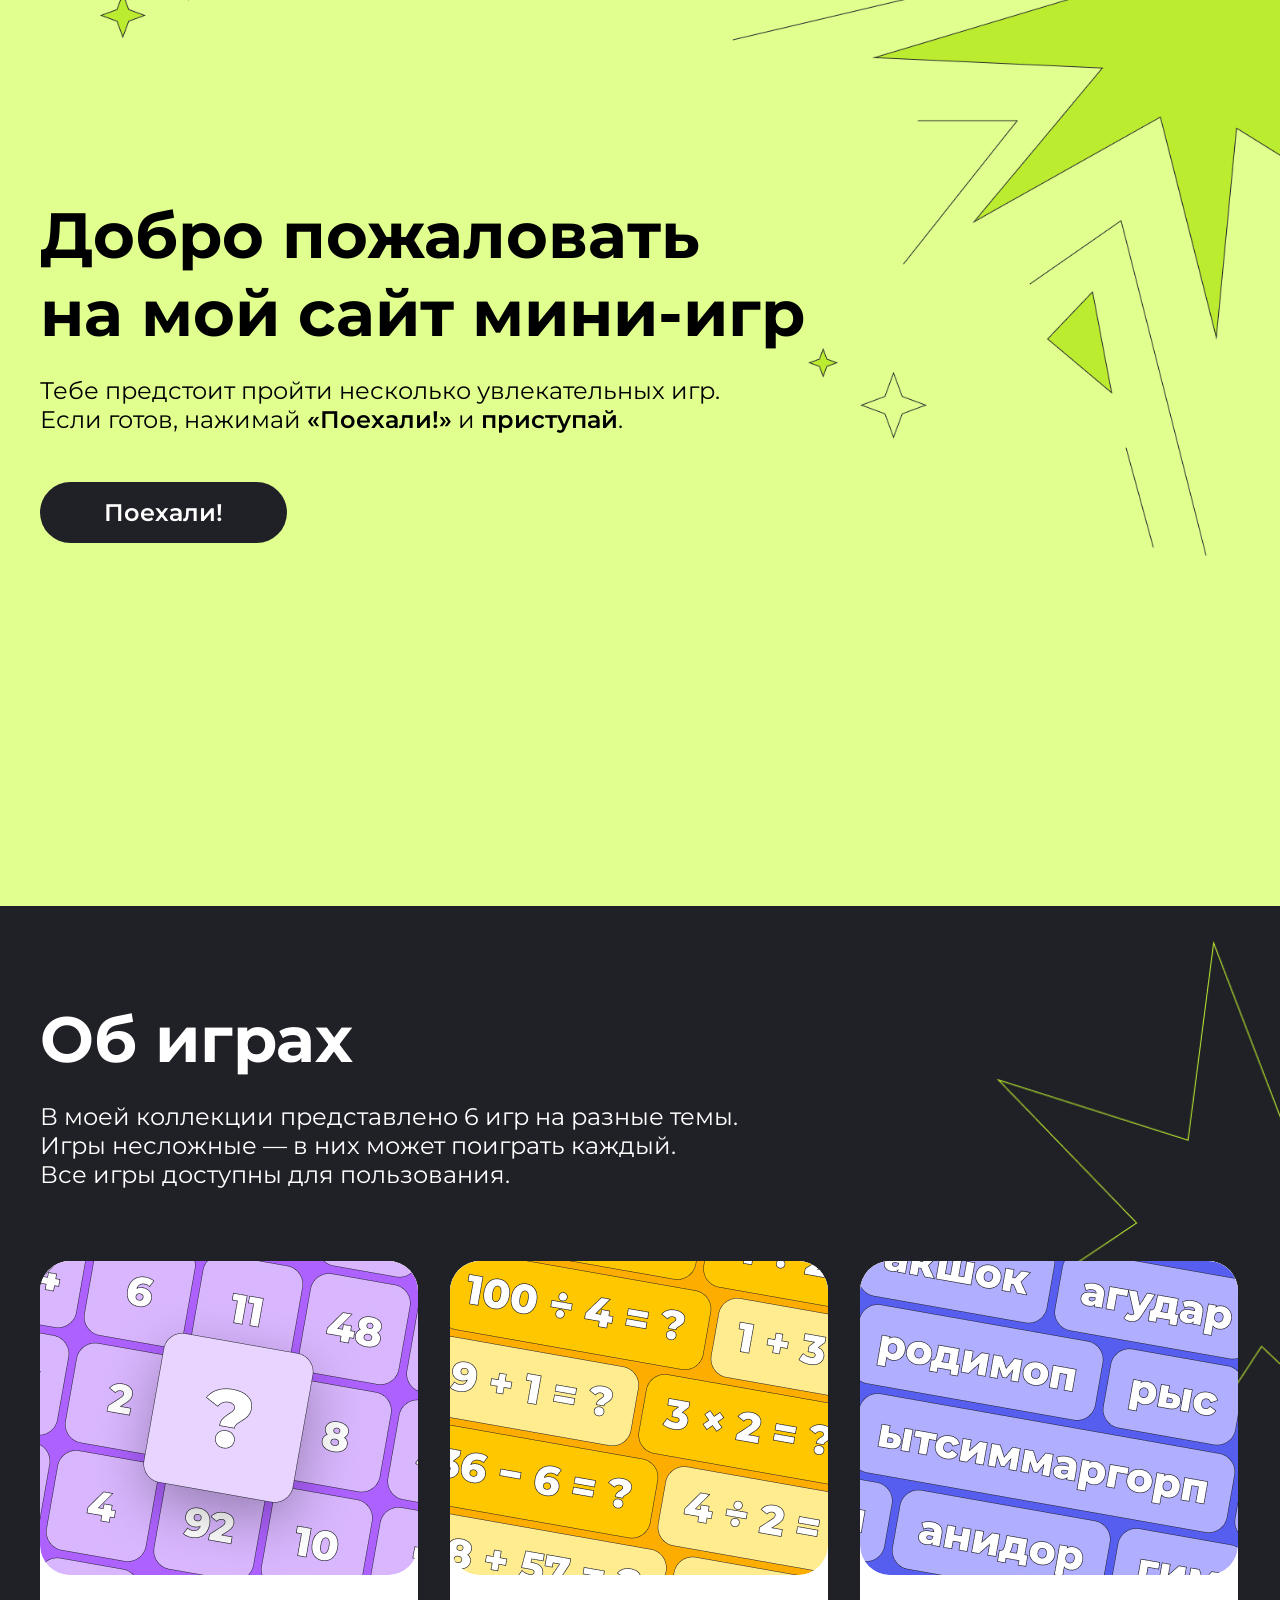
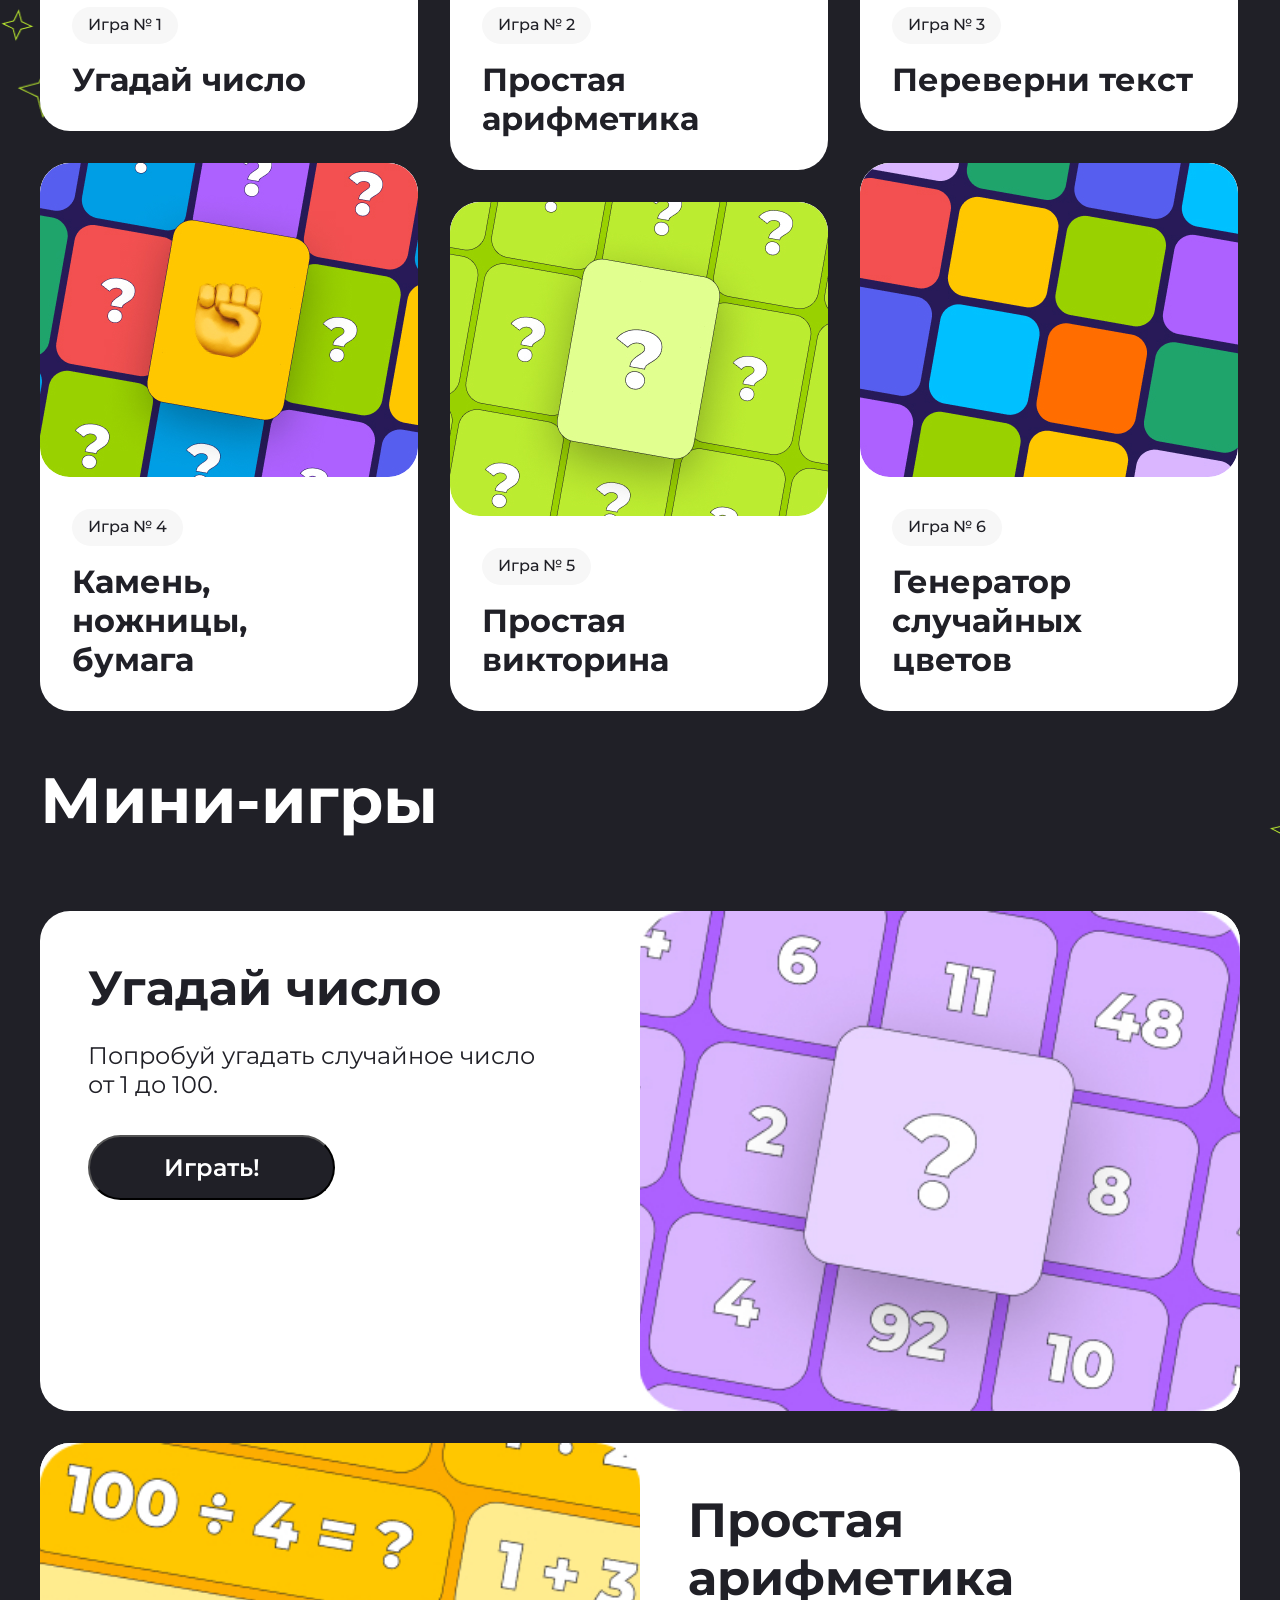
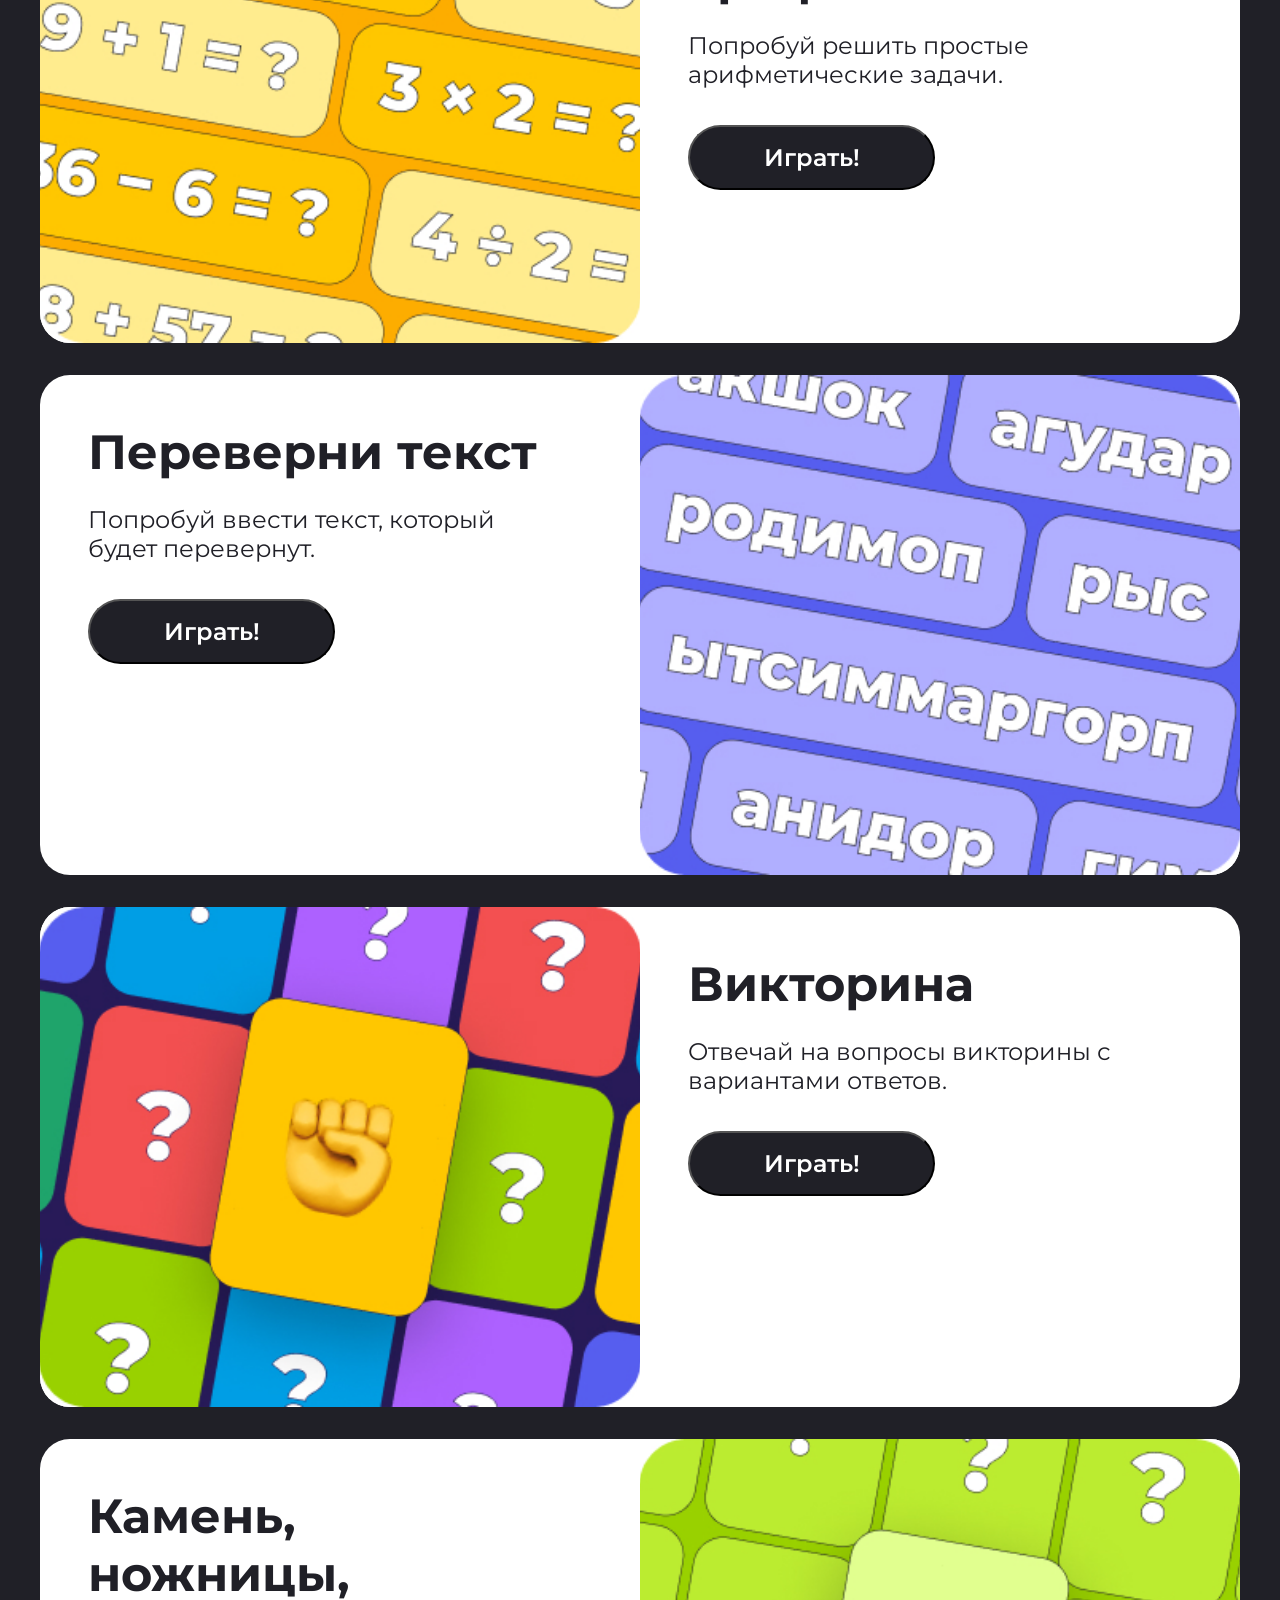
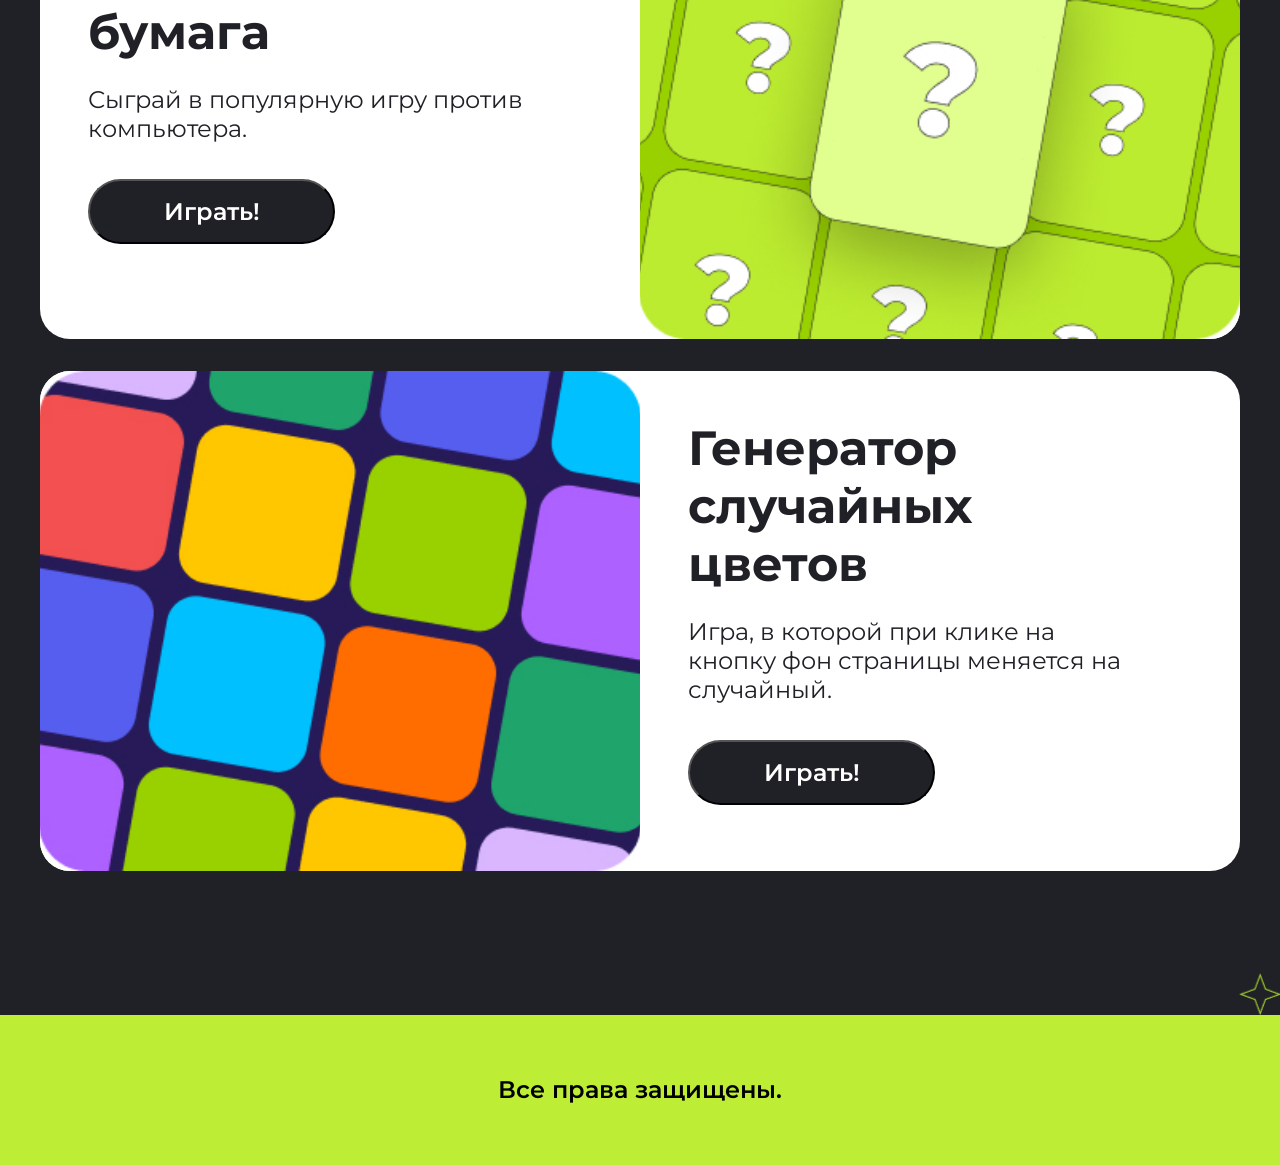
<file: index.html>
<!DOCTYPE html>
<html lang="en">
<head>
    <meta charset="UTF-8">
    <meta name="viewport" content="width=device-width, initial-scale=1.0">
    <title>Document</title>
    <link rel="preconnect" href="https://fonts.googleapis.com">
    <link rel="preconnect" href="https://fonts.gstatic.com" crossorigin>
    <link href="https://fonts.googleapis.com/css2?family=Montserrat:ital,wght@0,100..900;1,100..900&family=Poppins:wght@600&display=swap" rel="stylesheet">     
    <link rel="stylesheet" href="style.css">
</head>
<body>
    <div class="top center">
        <section class="top__content">
            <div>
                <h1 class="title">Добро пожаловать</h1>
                <h1 class="title">на мой сайт мини-игр</h1>
            </div>
            <div>
                <p class="tagline">Тебе предстоит пройти несколько увлекательных игр.</p>
                <p class="tagline">Если готов, нажимай 
                <strong>«Поехали!»</strong> и <strong>приступай</strong>.</p>
            </div>
        </section>
        <a class="button button-up" href="#about-part">Поехали!</a>
    </div>
    <div class="content">
        <div class="about center" id="about-part">
            <section class="about__top">
                <h1 class="title title-white">Об играх</h1>
                <p class="tagline about__tagline">В моей коллекции представлено 6 игр на разные темы. <br> Игры несложные — в них может поиграть каждый. <br> Все игры доступны для пользования.</p>
            </section>
            
            <div class="container">
                <div class="container__item">
                    <div class="item">
                        <a href="#guess">
                            <img class="item__image" src="images/about1.jpg" alt="обложка карточки">
                            <div class="item__text">
                                <p class="item__number">Игра № 1</p>
                                <h2 class="item__name">Угадай число</h2>
                            </div>
                        </a>    
                    </div>
                    <div class="item">
                        <a href="#rock">
                            <img class="item__image" src="images/about4.jpg" alt="обложка карточки">
                            <div class="item__text">
                            <div class="item__number">Игра № 4</div>
                            <h2 class="item__name">Камень, <br> ножницы, <br> бумага</h2>
                            </div>
                        </a>
                    </div>
    
                </div>
                <div class="container__item">
                    <div class="item">
                        <a href="#math">
                            <img class="item__image" src="images/about2.jpg" alt="обложка карточки">
                            <div class="item__text">
                            <div class="item__number">Игра № 2</div>
                            <h2 class="item__name">Простая <br> арифметика</h2>
                            </div>
                        </a>
                    </div>
                    <div class="item">
                        <a href="#quiz">
                            <img class="item__image" src="images/about5.jpg" alt="обложка карточки">
                            <div class="item__text">
                            <div class="item__number">Игра № 5</div>
                            <h2 class="item__name">Простая <br> викторина</h2>
                            </div>
                        </a>
                    </div>
                </div>
                <div class="container__item">
                    <div class="item">
                        <a href="#turn">
                            <img class="item__image" src="images/about3.jpg" alt="обложка карточки">
                            <div class="item__text">
                            <div class="item__number">Игра № 3</div>
                            <h2 class="item__name">Переверни текст</h2>
                            </div>
                        </a>
                    </div>
                    <div class="item">
                        <a href="#random">
                            <img class="item__image" src="images/about6.jpg" alt="обложка карточки">
                            <div class="item__text">
                            <div class="item__number">Игра № 6</div>
                            <h2 class="item__name">Генератор <br> случайных <br> цветов</h2>
                            </div>
                        </a>
                    </div>
                </div>
            </div>
            
            <div class="container-mob">
                <h1 class="title title-white">Мини-игры</h1>
                    <div class="item">
                        <a href="#">
                            <img class="item__image" src="images/about1.jpg" alt="обложка карточки">
                            <div class="item__text">
                                <p class="item__number">Игра № 1</p>
                                <h2 class="item__name">Угадай число</h2>
                                <p class="item__description">Попробуй угадать случайное число от 1 до 100.</p> 
                                <button class="button button-mob" onclick="gameGuess()">Играть!</button>                           
                            </div>
                        </a>    
                    </div>
                    <div class="item">
                        <a href="#">
                            <img class="item__image" src="images/about2.jpg" alt="обложка карточки">
                            <div class="item__text">
                                <div class="item__number">Игра № 2</div>
                                <h2 class="item__name">Простая <br> арифметика</h2>
                                <p class="item__description">Попробуй решить простые арифметические задачи.</p>
                                <button class="button button-mob" onclick="arithmetic()">Играть!</button>
                            </div>
                        </a>
                    </div>
                    <div class="item">
                        <a href="#">
                            <img class="item__image" src="images/about3.jpg" alt="обложка карточки">
                            <div class="item__text">
                                <div class="item__number">Игра № 3</div>
                                <h2 class="item__name">Переверни текст</h2>
                                <p class="item__description">Попробуй ввести текст, который будет перевернут.</p>
                                <button class="button button-mob" onclick="turnTextOver()">Играть!</button>
                            </div>
                        </a>
                    </div>
                    <div class="item">
                        <a href="#">
                            <img class="item__image" src="images/about5.jpg" alt="обложка карточки">
                            <div class="item__text">
                                <div class="item__number">Игра № 5</div>
                                <h2 class="item__name">Викторина</h2>
                                <p class="item__description">Отвечай на вопросы викторины с вариантами ответов.</p>
                                <button class="button button-mob" onclick="quizGame()">Играть!</button>
                            </div>
                        </a>
                    </div>
                    <div class="item">
                        <a href="#">
                            <img class="item__image" src="images/about4.jpg" alt="обложка карточки">
                            <div class="item__text">
                                <div class="item__number">Игра № 4</div>
                                <h2 class="item__name">Камень, <br> ножницы, <br> бумага</h2>
                                <p class="item__description">Сыграй в популярную игру против компьютера.</p>
                                <button class="button button-mob" onclick="rockPaperScissors()">Играть!</button>
                            </div>
                        </a>
                    </div>
                    <div class="item">
                        <a href="#">
                            <img class="item__image" src="images/about6.jpg" alt="обложка карточки">
                            <div class="item__text">
                                <div class="item__number">Игра № 6</div>
                                <h2 class="item__name">Генератор <br> случайных <br> цветов</h2>
                                <p class="item__description">Игра, в которой при клике на кнопку фон страницы меняется на случайный.</p>
                                <button class="button button-mob" href="#a">Играть!</button>
                            </div>
                        </a>
                    </div>
            </div>
        </div>
        <div class="games-container center">
            <h1 class="title title-white">Мини-игры</h1>
            <div class="games">
                <div class="item games__item" id="guess">
                        <img class="games__image" src="images/about1.jpg" alt="обложка карточки">
                        <div class="games__text ">
                            <h2 class="games__name">Угадай число</h2>
                            <p class="games__description">Попробуй угадать случайное число от 1 до 100.</p> 
                            <button class="button" onclick="gameGuess()">Играть!</button>                           
                        </div>
                </div> 
                <div class="item games__item" id="math">
                        <img class="games__image" src="images/about2.jpg" alt="обложка карточки">
                        <div class="games__text ">
                            <h2 class="games__name">Простая арифметика</h2>
                            <p class="games__description">Попробуй решить простые арифметические задачи.</p> 
                            <button class="button" onclick="arithmetic()">Играть!</button>                           
                        </div>
                </div> 
                <div class="item games__item" id="turn">
                        <img class="games__image" src="images/about3.jpg" alt="обложка карточки">
                        <div class="games__text ">
                            <h2 class="games__name">Переверни текст</h2>
                            <p class="games__description">Попробуй ввести текст, который будет перевернут.</p> 
                            <button class="button" onclick="turnTextOver()">Играть!</button>                           
                        </div>
                </div> 
                <div class="item games__item" id="quiz">
                        <img class="games__image" src="images/about4.jpg" alt="обложка карточки">
                        <div class="games__text ">
                            <h2 class="games__name">Викторина</h2>
                            <p class="games__description">Отвечай на вопросы викторины с вариантами ответов.</p> 
                            <button class="button" onclick="quizGame()">Играть!</button>                           
                        </div>
                </div> 
                <div class="item games__item" id="rock">
                        <img class="games__image" src="images/about5.jpg" alt="обложка карточки">
                        <div class="games__text ">
                            <h2 class="games__name">Камень, ножницы, бумага</h2>
                            <p class="games__description">Сыграй в популярную игру против компьютера.</p> 
                            <button class="button" onclick="rockPaperScissors()">Играть!</button>                           
                        </div>
                </div> 
                <div class="item games__item" id="random">
                        <img class="games__image" src="images/about6.jpg" alt="обложка карточки">
                        <div class="games__text ">
                            <h2 class="games__name">Генератор случайных цветов</h2>
                            <p class="games__description">Игра, в которой при клике на кнопку фон страницы меняется на случайный.</p> 
                            <button class="button" href="#">Играть!</button>                           
                        </div>
                </div>  
                
                
            </div>
        </div>
    </div>
    <footer class="footer center">
        <p class="footer__text">
            Все права защищены.
        </p>
    </footer>


    <script src="./hw-8.js"></script>
</body>
</html>
</file>
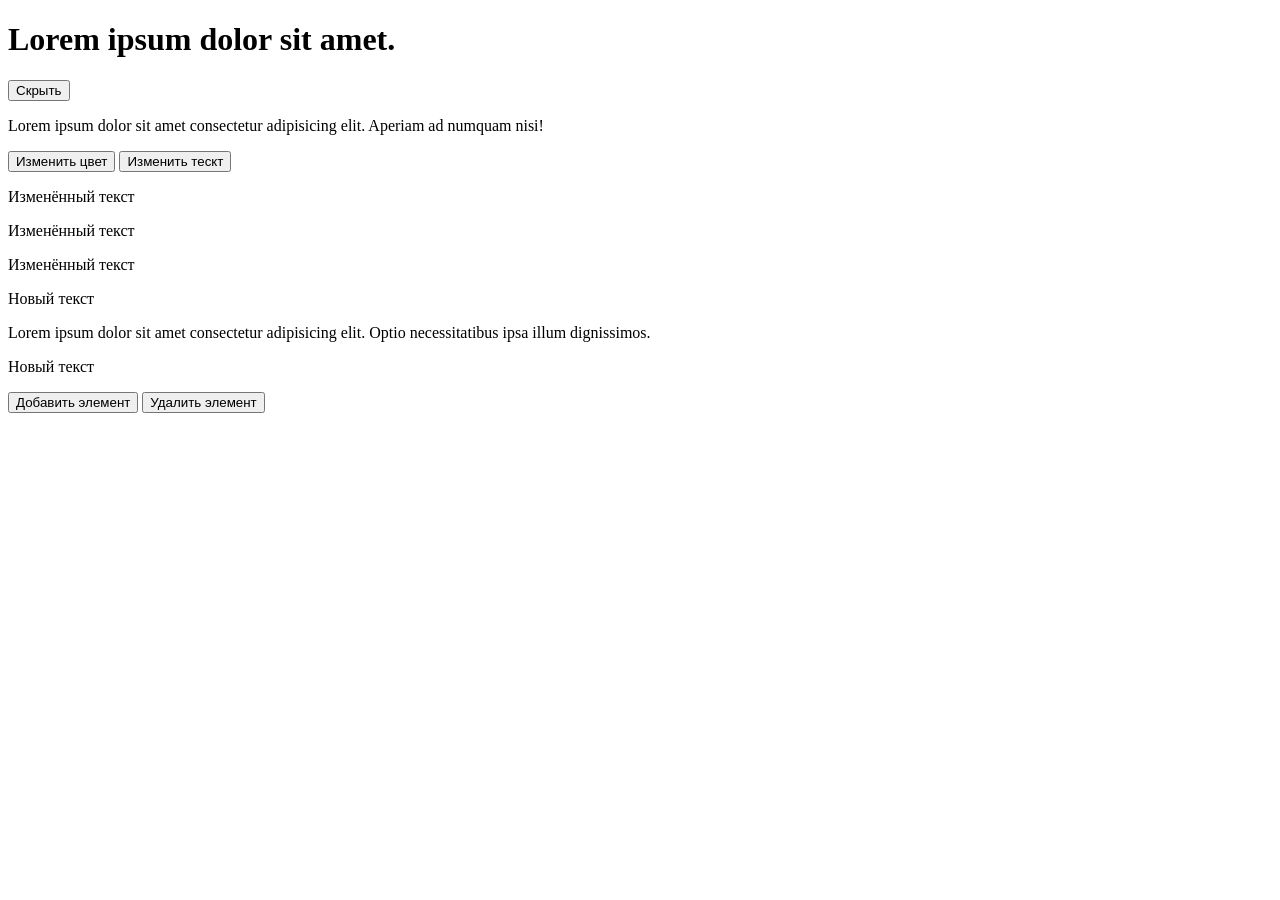
<file: hw9.html>
<!DOCTYPE html>
<html lang="en">
<head>
    <meta charset="UTF-8">
    <meta name="viewport" content="width=device-width, initial-scale=1.0">
    <title>Document</title>
    <style>
        .releave {
            display: none;
        } 
    </style>
</head>
<body>
    <h1 id="title">Lorem ipsum dolor sit amet.</h1>
    <button id="releave-btn">Скрыть</button>
    <p class="text">Lorem ipsum dolor sit amet consectetur adipisicing elit. Aperiam ad numquam nisi!</p>
    <button id="change-color">Изменить цвет</button>
    <button class="change-text">Изменить тескт</button>
    <p class="description">Lorem ipsum dolor sit amet.</p>
    <p class="description">Lorem ipsum dolor sit amet consectetur adipisicing elit. Optio necessitatibus ipsa illum dignissimos.</p>
    <p class="description">Lorem, ipsum.</p>
    <p class="description2">Lorem ipsum dolor sit amet.</p>
    <p>Lorem ipsum dolor sit amet consectetur adipisicing elit. Optio necessitatibus ipsa illum dignissimos.</p>
    <p class="description2">Lorem, ipsum.</p>
    <button class="create">Добавить элемент</button>
    <button class="delete">Удалить элемент</button>

<script>
    const titleEl = document.getElementById('title');
    const textEl = document.querySelector('.text');
    const releaveBtn = document.querySelector('#releave-btn');
    const changeColor = document.querySelector('#change-color');
    const changeText = document.querySelector('.change-text');
    const descriptionEl = document.querySelectorAll('.description');
    const descriptionEl2 = document.querySelectorAll('.description2');
    
    const createEl = document.querySelector('.create');
    const deleteEl = document.querySelector('.delete');




    // задание 1
    releaveBtn.addEventListener('click', function (e) {
        titleEl.classList.toggle('releave');
    });

    // задание 2
    changeColor.addEventListener('click', function (e) {
        textEl.style.color = 'blue';
    });

    // задание 3
    changeText.addEventListener('click', function (e) {
        titleEl.textContent = 'Привет, мир!'
    });

    
    // задание4
    descriptionEl.forEach(element => {
        element.textContent = 'Изменённый текст'
    });

    // задание 5
    descriptionEl2.forEach(element => {
        element.textContent = 'Новый текст'
    });

    // задание 6
    createEl.addEventListener('click', function (e) {
        const paragrahp = document.createElement('p');
        paragrahp.textContent = 'Новый абзац';
        document.body.append(paragrahp);

    });

    // задание 7

    deleteEl.addEventListener('click', function (e) {
        document.querySelector('.description').remove();
        
    });
   
    

    
</script>
</body>
</html>
</file>
<file: style.css>
* {
  margin: 0;
  padding: 0;
  font-family: montserrat;
}

.center {
  padding-left: calc(50% - 600px);
  padding-right: calc(50% - 600px);
}

a {
  text-decoration: none;
  color: inherit;
}

button {
  font-style: inherit;
  font: inherit;
}

.top {
  height: 710px;
  background-color: #E1FF8F;
  background-image: url(images/stars1.png);
  background-repeat: no-repeat;
  background-position: 100px -350px;
  background-size: cover;
  padding-top: 196px;
  display: flex;
  flex-direction: column;
  gap: 48px;
}
.top__content {
  display: flex;
  flex-direction: column;
  gap: 24px;
}

.title {
  font-size: 64px;
  font-weight: 700;
}
.title-white {
  color: #FFFFFF;
  padding-bottom: 24px;
}

.tagline {
  font-size: 24px;
  font-weight: 400;
}
.tagline strong {
  font-weight: 600;
}

.button {
  width: 247px;
  text-align: center;
  padding-top: 16px;
  padding-bottom: 16px;
  font-size: 24px;
  font-weight: 600;
  color: #FFFFFF;
  background-color: #202027;
  border-radius: 60px;
  box-sizing: border-box;
}
.button:hover {
  border: 1px solid #000000;
  background-color: #FFFFFF;
  color: #000000;
}
.button-mob {
  display: none;
}

.content {
  background-color: #202027;
  background-image: url(images/stars2.png);
  background-repeat: no-repeat;
  background-size: cover;
}

.about {
  padding-top: 94px;
  padding-bottom: 50px;
  display: flex;
  flex-wrap: wrap;
}
.about__tagline {
  color: #FFFFFF;
}

.container {
  margin-top: 72px;
  display: flex;
  flex-wrap: wrap;
  gap: 32px;
}
.container__item {
  display: flex;
  flex-direction: column;
  gap: 32px;
}
.container-mob {
  display: none;
}

.item {
  background-color: #FFFFFF;
  color: #202027;
  border-radius: 30px;
  height: -moz-fit-content;
  height: fit-content;
  max-width: 378px;
  transition: transform 1s;
}
.item:hover {
  transform: scale(1.1);
}
.item__image {
  display: block;
  -o-object-fit: cover;
     object-fit: cover;
  border-radius: 30px;
  width: 100%;
}
.item__text {
  display: flex;
  flex-direction: column;
  gap: 16px;
  align-items: start;
  padding: 32px;
}
.item__number {
  font-size: 16px;
  font-weight: 500;
  background-color: #F7F7F7;
  border-radius: 52px;
  padding-right: 16px;
  padding-left: 16px;
  padding-top: 8px;
  padding-bottom: 10px;
  width: -moz-fit-content;
  width: fit-content;
}
.item__name {
  font-size: 32px;
  font-weight: 700;
}

.games {
  display: flex;
  flex-direction: column;
  gap: 32px;
  padding-top: 48px;
}
.games-container {
  padding-bottom: 144px;
}
.games__item {
  display: flex;
  justify-content: flex-start;
  max-width: 100%;
  height: 500px;
}
.games__item:nth-child(odd) {
  flex-direction: row-reverse;
}
.games__image {
  width: 50%;
  border-radius: 30px;
  display: block;
  -o-object-fit: cover;
     object-fit: cover;
}
.games__text {
  display: flex;
  flex-direction: column;
  gap: 24px;
  align-items: start;
  padding: 48px;
  padding-right: 8%;
  box-sizing: border-box;
  width: 50%;
}
.games__name {
  font-size: 48px;
  font-weight: 700;
}
.games__description {
  font-size: 24px;
  font-weight: 400;
  margin-bottom: 12px;
}

.footer {
  height: 150px;
  background-color: #BDED35;
  text-align: center;
}
.footer__text {
  font-size: 24px;
  font-weight: 600;
  padding-top: 60px;
}

@media (max-width: 767px) {
  .center {
    padding-left: 16px;
    padding-right: 16px;
  }
  .top {
    padding-top: 147px;
    gap: 20px;
    align-items: center;
    height: 648px;
    background-image: url(images/stars-mob.png);
    background-position: 5px -110px;
    background-size: cover;
    text-align: center;
  }
  .title {
    font-size: 40px;
  }
  .title-white {
    align-self: start;
  }
  .tagline {
    font-size: 16px;
  }
  .button {
    font-size: 16px;
    width: 100%;
    text-align: center;
    align-self: center;
    margin-top: 16px;
  }
  .button-mob {
    display: block;
  }
  .button-up {
    max-width: 285px;
  }
  .about {
    padding-top: 48px;
  }
  .about__top {
    display: none;
  }
  .container {
    display: none;
  }
  .container-mob {
    display: flex;
    flex-direction: column;
    margin-top: 24px;
    align-items: center;
    gap: 24px;
    flex-shrink: 1;
  }
  .item {
    transition: none;
  }
  .item__number {
    display: none;
  }
  .item__description {
    font-size: 16px;
    font-weight: 400;
  }
  .item__text {
    padding: 29px;
    padding-bottom: 32px;
  }
  .item__image {
    height: 284px;
  }
  .item:hover {
    transform: none;
  }
  .games-container {
    display: none;
  }
  .footer__text {
    font-size: 16px;
  }
}/*# sourceMappingURL=style.css.map */
</file>
